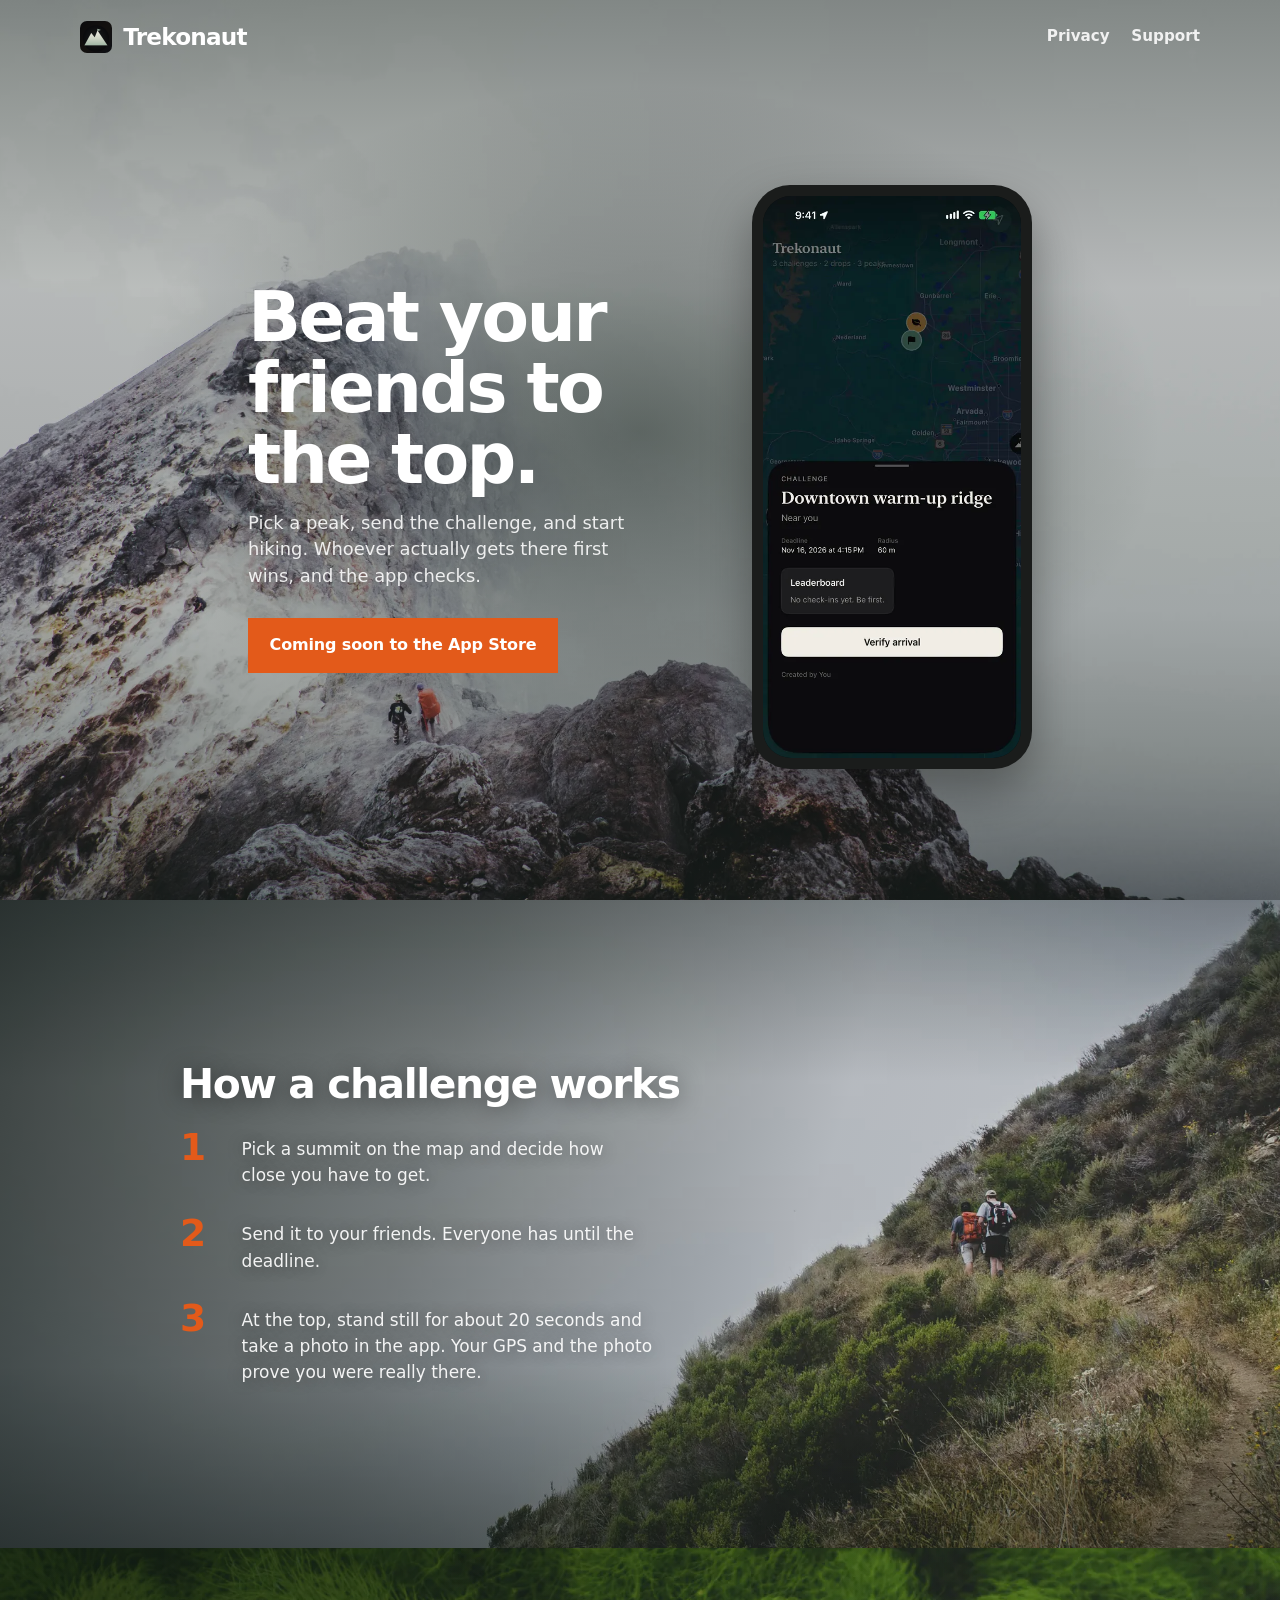
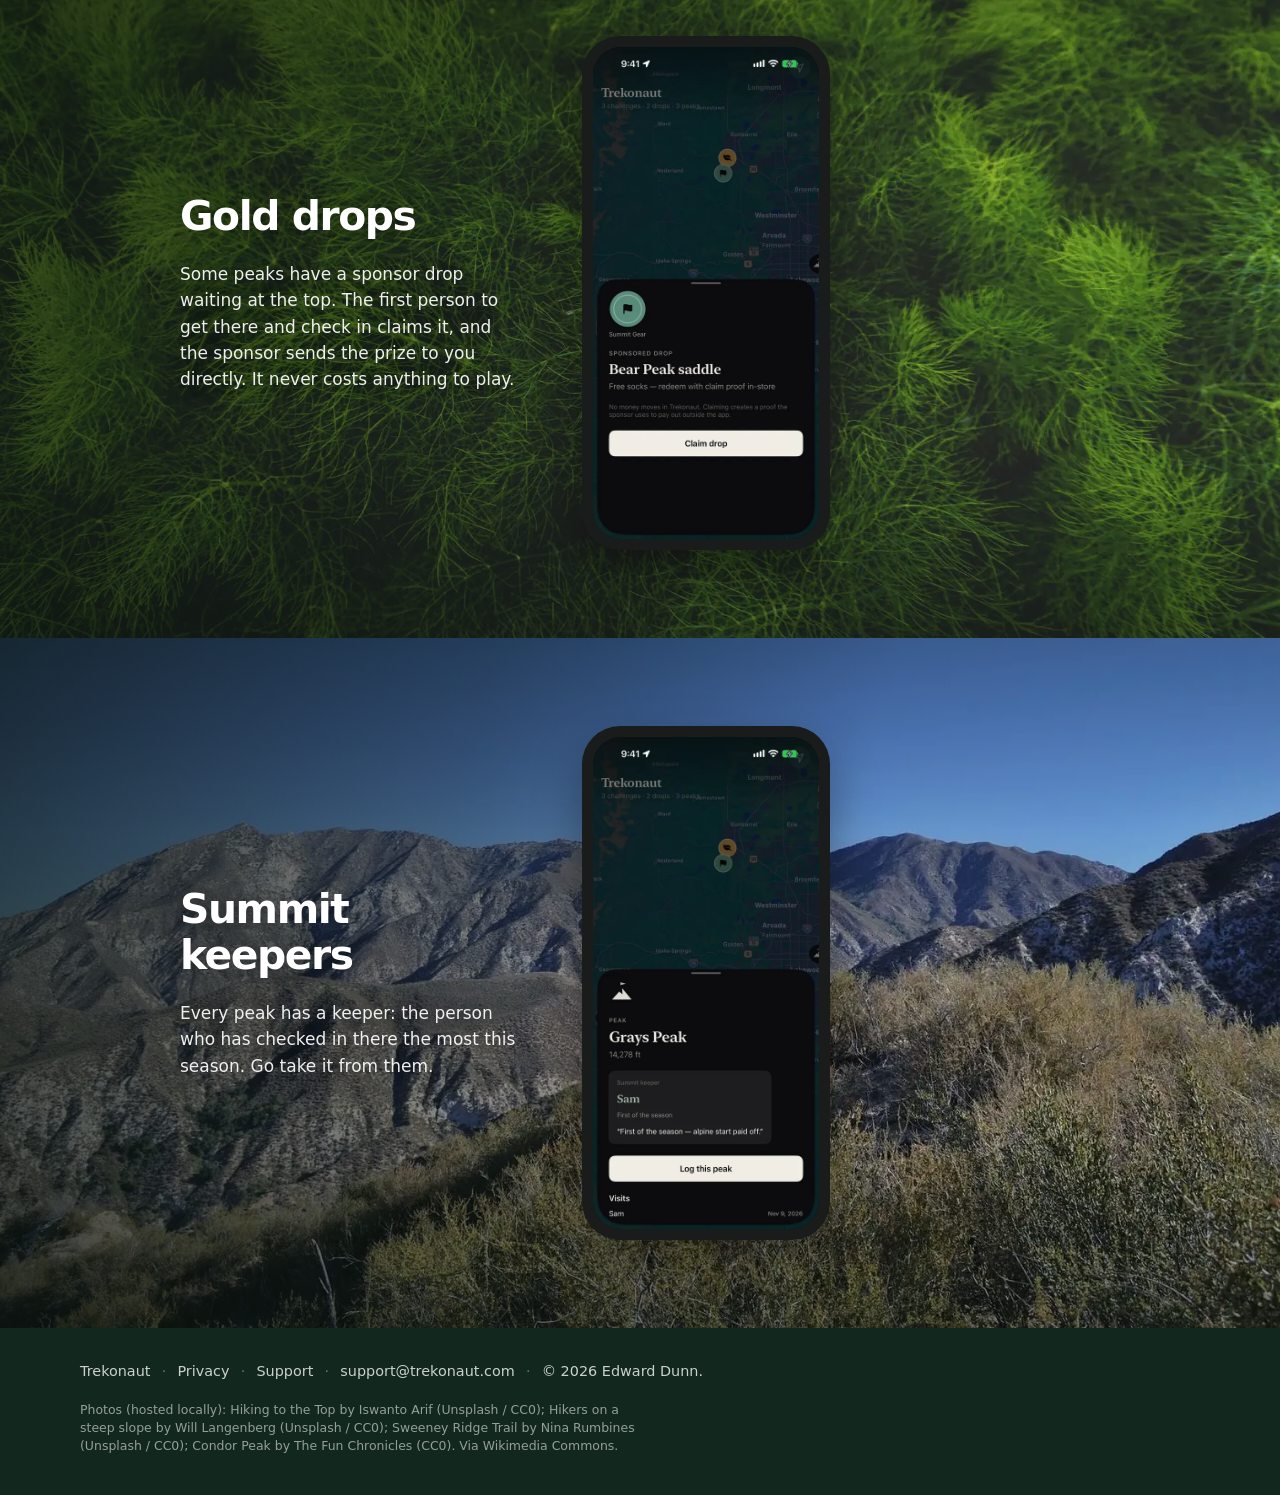
<file: index.html>
<!DOCTYPE html>
<html lang="en">
<head>
  <meta charset="utf-8">
  <meta name="viewport" content="width=device-width, initial-scale=1">
  <title>Trekonaut: summit challenges for iPhone</title>
  <meta name="description" content="Beat your friends to the top. Pick a peak, send the challenge, and start hiking. Whoever actually gets there first wins, and the app checks.">
  <meta name="theme-color" content="#1A3A2C">
  <link rel="icon" type="image/png" sizes="32x32" href="assets/favicon-32.png">
  <link rel="apple-touch-icon" href="assets/apple-touch-icon.png">
  <link rel="canonical" href="https://erdtheturd.github.io/ghost-walk/">

  <meta property="og:type" content="website">
  <meta property="og:site_name" content="Trekonaut">
  <meta property="og:title" content="Trekonaut: summit challenges for iPhone">
  <meta property="og:description" content="Beat your friends to the top. Pick a peak, send the challenge, and start hiking.">
  <meta property="og:url" content="https://erdtheturd.github.io/ghost-walk/">
  <meta property="og:image" content="https://erdtheturd.github.io/ghost-walk/assets/og.jpg">
  <meta property="og:image:width" content="1200">
  <meta property="og:image:height" content="630">

  <meta name="twitter:card" content="summary_large_image">
  <meta name="twitter:title" content="Trekonaut: summit challenges for iPhone">
  <meta name="twitter:description" content="Beat your friends to the top. Pick a peak, send the challenge, and start hiking.">
  <meta name="twitter:image" content="https://erdtheturd.github.io/ghost-walk/assets/og.jpg">

  <link rel="stylesheet" href="assets/styles.css">
</head>
<body>
  <header class="site-header">
    <div class="wrap inner">
      <a class="brand" href="./">
        <img src="assets/icon-512.png" width="32" height="32" alt="">
        <span class="brand-name">Trekonaut</span>
      </a>
      <nav class="nav" aria-label="Primary">
        <a href="privacy.html">Privacy</a>
        <a href="support.html">Support</a>
      </nav>
    </div>
  </header>

  <main>
    <section class="hero">
      <div class="hero-photo" aria-hidden="true">
        <picture>
          <source type="image/webp" srcset="assets/photos/hero.webp">
          <img src="assets/photos/hero.jpg" width="2400" height="1600" alt="" fetchpriority="high">
        </picture>
      </div>
      <div class="hero-shade" aria-hidden="true"></div>

      <div class="hero-layout">
        <div class="hero-copy">
          <h1>Beat your friends to the top.</h1>
          <p class="lead">Pick a peak, send the challenge, and start hiking. Whoever actually gets there first wins, and the app checks.</p>
          <a class="btn-soon" data-app-store href="#">Coming soon to the App Store</a>
        </div>
        <div class="hero-media">
          <figure class="phone">
            <div class="phone-screen">
              <picture>
                <source type="image/webp" srcset="assets/shots/challenge.webp">
                <img src="assets/shots/challenge.jpg" width="496" height="1080" alt="Trekonaut challenge detail on iPhone">
              </picture>
            </div>
          </figure>
        </div>
      </div>
    </section>

    <section class="feature" id="how">
      <div class="feature-photo" aria-hidden="true">
        <picture>
          <source type="image/webp" srcset="assets/photos/hikers.webp">
          <img src="assets/photos/hikers.jpg" width="1800" height="1192" alt="" loading="lazy">
        </picture>
      </div>
      <div class="feature-shade" aria-hidden="true"></div>
      <div class="feature-layout">
        <div class="feature-copy">
          <h2 class="band-title">How a challenge works</h2>
          <ol class="steps">
            <li>
              <span class="n" aria-hidden="true">1</span>
              <p>Pick a summit on the map and decide how close you have to get.</p>
            </li>
            <li>
              <span class="n" aria-hidden="true">2</span>
              <p>Send it to your friends. Everyone has until the deadline.</p>
            </li>
            <li>
              <span class="n" aria-hidden="true">3</span>
              <p>At the top, stand still for about 20 seconds and take a photo in the app. Your GPS and the photo prove you were really there.</p>
            </li>
          </ol>
        </div>
      </div>
    </section>

    <section class="feature" id="drops">
      <div class="feature-photo" aria-hidden="true">
        <picture>
          <source type="image/webp" srcset="assets/photos/ridge.webp">
          <img src="assets/photos/ridge.jpg" width="1800" height="1200" alt="" loading="lazy">
        </picture>
      </div>
      <div class="feature-shade" aria-hidden="true"></div>
      <div class="feature-layout split">
        <div class="feature-copy">
          <h2 class="band-title">Gold drops</h2>
          <p>Some peaks have a sponsor drop waiting at the top. The first person to get there and check in claims it, and the sponsor sends the prize to you directly. It never costs anything to play.</p>
        </div>
        <div class="feature-media">
          <figure class="phone phone-sm">
            <div class="phone-screen">
              <picture>
                <source type="image/webp" srcset="assets/shots/drop.webp">
                <img src="assets/shots/drop.jpg" width="496" height="1080" alt="Sponsored gold drop detail" loading="lazy">
              </picture>
            </div>
          </figure>
        </div>
      </div>
    </section>

    <section class="feature" id="keepers">
      <div class="feature-photo" aria-hidden="true">
        <picture>
          <source type="image/webp" srcset="assets/photos/peak.webp">
          <img src="assets/photos/peak.jpg" width="1600" height="818" alt="" loading="lazy">
        </picture>
      </div>
      <div class="feature-shade" aria-hidden="true"></div>
      <div class="feature-layout split">
        <div class="feature-copy">
          <h2 class="band-title">Summit keepers</h2>
          <p>Every peak has a keeper: the person who has checked in there the most this season. Go take it from them.</p>
        </div>
        <div class="feature-media">
          <figure class="phone phone-sm">
            <div class="phone-screen">
              <picture>
                <source type="image/webp" srcset="assets/shots/peak.webp">
                <img src="assets/shots/peak.jpg" width="496" height="1080" alt="Peak detail with summit keeper" loading="lazy">
              </picture>
            </div>
          </figure>
        </div>
      </div>
    </section>
  </main>

  <footer class="site-footer">
    <div class="wrap">
      <div class="footer-line">
        <span>Trekonaut</span>
        <span class="footer-sep" aria-hidden="true">·</span>
        <a href="privacy.html">Privacy</a>
        <span class="footer-sep" aria-hidden="true">·</span>
        <a href="support.html">Support</a>
        <span class="footer-sep" aria-hidden="true">·</span>
        <!-- TODO: support@trekonaut.com is not live yet (mailbox pending). -->
        <a data-support-email href="mailto:support@trekonaut.com">support@trekonaut.com</a>
        <span class="footer-sep" aria-hidden="true">·</span>
        <span>© 2026 Edward Dunn.</span>
      </div>
      <p class="photo-credits">
        Photos (hosted locally): Hiking to the Top by Iswanto Arif (Unsplash / CC0);
        Hikers on a steep slope by Will Langenberg (Unsplash / CC0);
        Sweeney Ridge Trail by Nina Rumbines (Unsplash / CC0);
        Condor Peak by The Fun Chronicles (CC0). Via Wikimedia Commons.
      </p>
    </div>
  </footer>

  <script src="assets/config.js"></script>
  <script src="assets/app.js"></script>
</body>
</html>
</file>
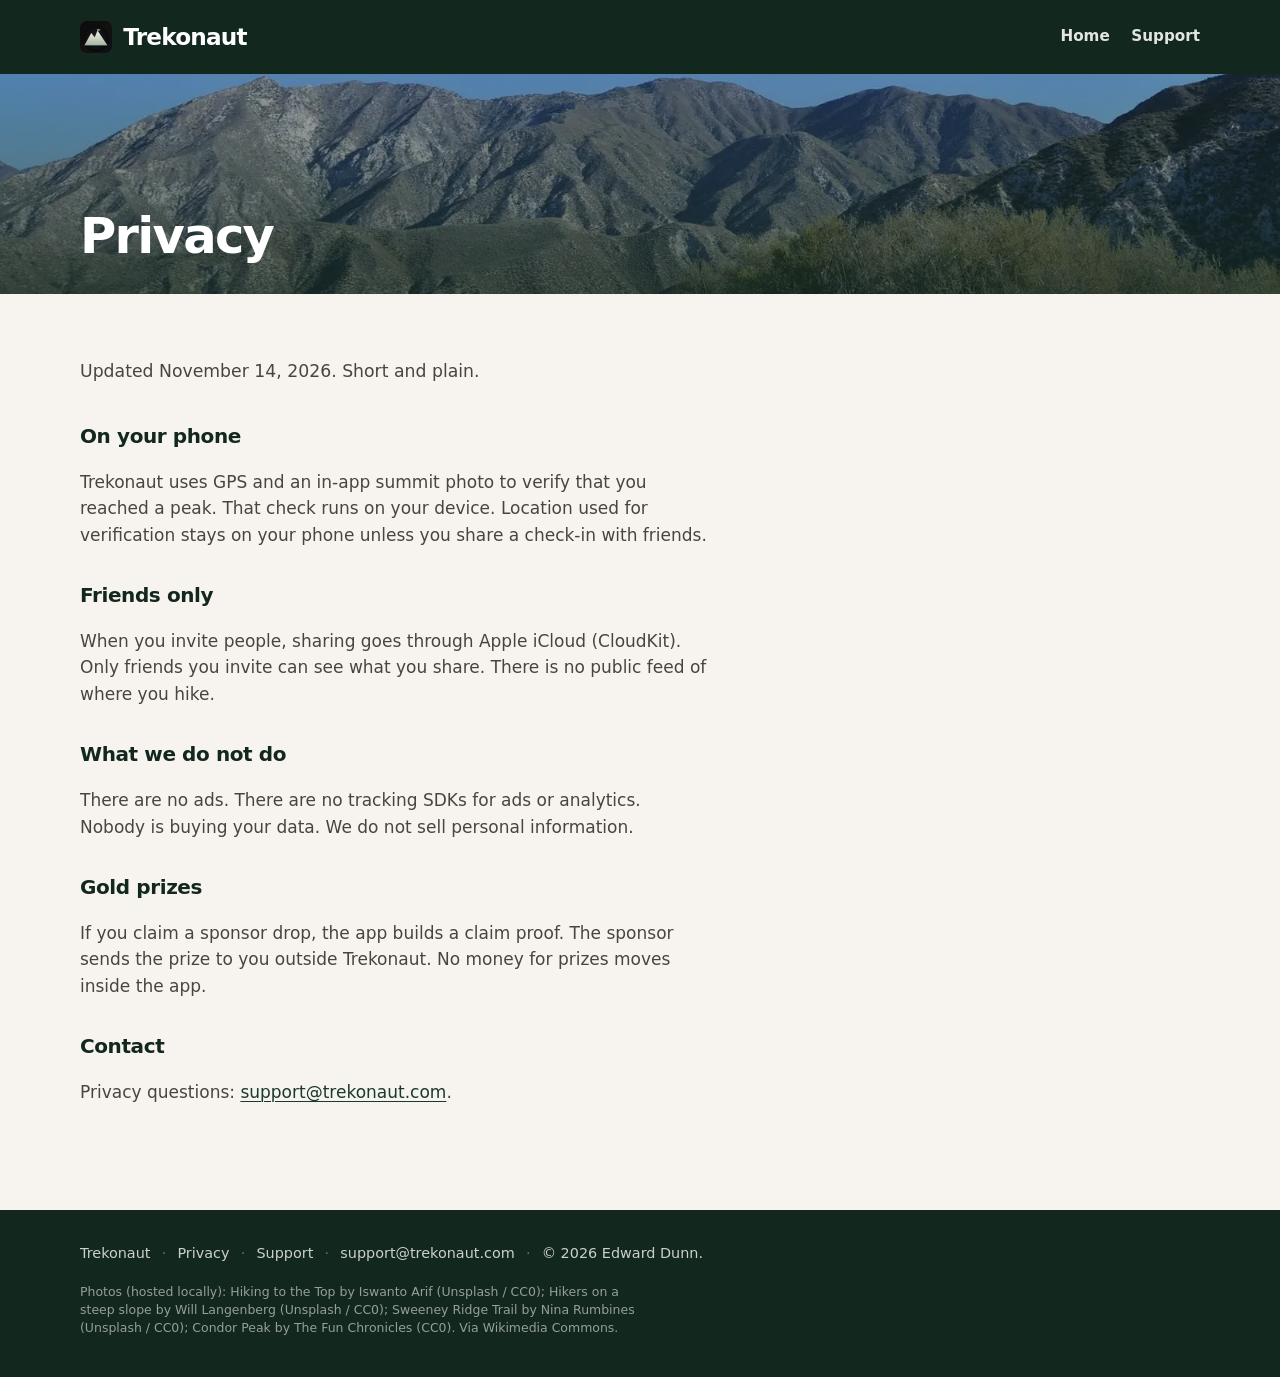
<file: privacy.html>
<!DOCTYPE html>
<html lang="en">
<head>
  <meta charset="utf-8">
  <meta name="viewport" content="width=device-width, initial-scale=1">
  <title>Privacy · Trekonaut</title>
  <meta name="description" content="Trekonaut keeps location and photos on your phone for check-ins. Sharing uses iCloud with friends you invite. No ads. No data sold.">
  <meta name="theme-color" content="#1A3A2C">
  <link rel="icon" type="image/png" sizes="32x32" href="assets/favicon-32.png">
  <link rel="apple-touch-icon" href="assets/apple-touch-icon.png">
  <link rel="canonical" href="https://erdtheturd.github.io/ghost-walk/privacy.html">
  <meta property="og:title" content="Privacy · Trekonaut">
  <meta property="og:description" content="Location and photos stay on your phone. Check-ins go only to friends you invite.">
  <meta property="og:image" content="https://erdtheturd.github.io/ghost-walk/assets/og.jpg">
  <link rel="stylesheet" href="assets/styles.css">
</head>
<body class="inner-page">
  <header class="site-header">
    <div class="wrap inner">
      <a class="brand" href="./">
        <img src="assets/icon-512.png" width="32" height="32" alt="">
        <span class="brand-name">Trekonaut</span>
      </a>
      <nav class="nav" aria-label="Primary">
        <a href="./">Home</a>
        <a href="support.html">Support</a>
      </nav>
    </div>
  </header>

  <div class="page-hero">
    <div class="page-hero-photo" aria-hidden="true">
      <picture>
        <source type="image/webp" srcset="assets/photos/peak.webp">
        <img src="assets/photos/peak.jpg" width="1600" height="818" alt="">
      </picture>
    </div>
    <div class="page-hero-shade" aria-hidden="true"></div>
    <div class="wrap">
      <h1>Privacy</h1>
    </div>
  </div>

  <main class="page">
    <div class="wrap">
      <p class="lede">Updated November 14, 2026. Short and plain.</p>

      <article class="prose">
        <h2>On your phone</h2>
        <p>Trekonaut uses GPS and an in-app summit photo to verify that you reached a peak. That check runs on your device. Location used for verification stays on your phone unless you share a check-in with friends.</p>

        <h2>Friends only</h2>
        <p>When you invite people, sharing goes through Apple iCloud (CloudKit). Only friends you invite can see what you share. There is no public feed of where you hike.</p>

        <h2>What we do not do</h2>
        <p>There are no ads. There are no tracking SDKs for ads or analytics. Nobody is buying your data. We do not sell personal information.</p>

        <h2>Gold prizes</h2>
        <p>If you claim a sponsor drop, the app builds a claim proof. The sponsor sends the prize to you outside Trekonaut. No money for prizes moves inside the app.</p>

        <h2>Contact</h2>
        <p>
          <!-- TODO: support@trekonaut.com is not live yet (mailbox pending). -->
          Privacy questions: <a data-support-email href="mailto:support@trekonaut.com">support@trekonaut.com</a>.
        </p>
      </article>
    </div>
  </main>

  <footer class="site-footer">
    <div class="wrap">
      <div class="footer-line">
        <span>Trekonaut</span>
        <span class="footer-sep" aria-hidden="true">·</span>
        <a href="privacy.html">Privacy</a>
        <span class="footer-sep" aria-hidden="true">·</span>
        <a href="support.html">Support</a>
        <span class="footer-sep" aria-hidden="true">·</span>
        <a data-support-email href="mailto:support@trekonaut.com">support@trekonaut.com</a>
        <span class="footer-sep" aria-hidden="true">·</span>
        <span>© 2026 Edward Dunn.</span>
      </div>
      <p class="photo-credits">
        Photos (hosted locally): Hiking to the Top by Iswanto Arif (Unsplash / CC0);
        Hikers on a steep slope by Will Langenberg (Unsplash / CC0);
        Sweeney Ridge Trail by Nina Rumbines (Unsplash / CC0);
        Condor Peak by The Fun Chronicles (CC0). Via Wikimedia Commons.
      </p>
    </div>
  </footer>

  <script src="assets/config.js"></script>
  <script src="assets/app.js"></script>
</body>
</html>
</file>
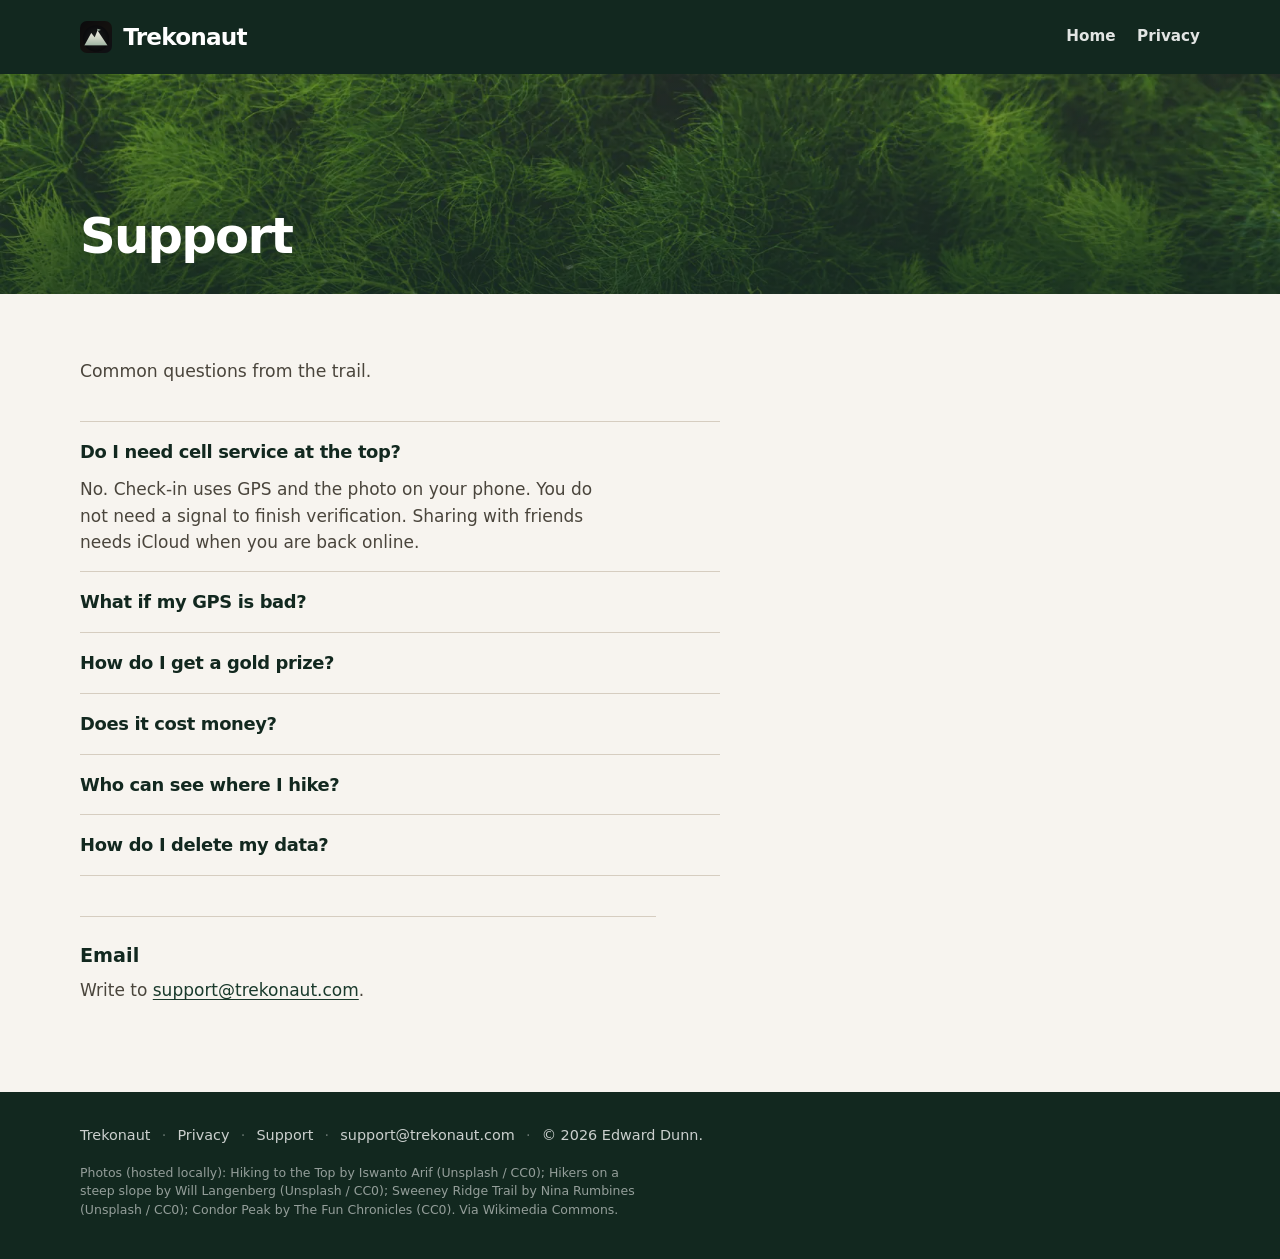
<file: support.html>
<!DOCTYPE html>
<html lang="en">
<head>
  <meta charset="utf-8">
  <meta name="viewport" content="width=device-width, initial-scale=1">
  <title>Support · Trekonaut</title>
  <meta name="description" content="Trekonaut support: cell service, GPS, gold prizes, cost, who sees your hikes, and deleting your data.">
  <meta name="theme-color" content="#1A3A2C">
  <link rel="icon" type="image/png" sizes="32x32" href="assets/favicon-32.png">
  <link rel="apple-touch-icon" href="assets/apple-touch-icon.png">
  <link rel="canonical" href="https://erdtheturd.github.io/ghost-walk/support.html">
  <meta property="og:title" content="Support · Trekonaut">
  <meta property="og:description" content="FAQ for Trekonaut hikers: GPS, prizes, privacy, and contact.">
  <meta property="og:image" content="https://erdtheturd.github.io/ghost-walk/assets/og.jpg">
  <link rel="stylesheet" href="assets/styles.css">
</head>
<body class="inner-page">
  <header class="site-header">
    <div class="wrap inner">
      <a class="brand" href="./">
        <img src="assets/icon-512.png" width="32" height="32" alt="">
        <span class="brand-name">Trekonaut</span>
      </a>
      <nav class="nav" aria-label="Primary">
        <a href="./">Home</a>
        <a href="privacy.html">Privacy</a>
      </nav>
    </div>
  </header>

  <div class="page-hero">
    <div class="page-hero-photo" aria-hidden="true">
      <picture>
        <source type="image/webp" srcset="assets/photos/ridge.webp">
        <img src="assets/photos/ridge.jpg" width="1800" height="1200" alt="">
      </picture>
    </div>
    <div class="page-hero-shade" aria-hidden="true"></div>
    <div class="wrap">
      <h1>Support</h1>
    </div>
  </div>

  <main class="page">
    <div class="wrap">
      <p class="lede">Common questions from the trail.</p>

      <div class="faq">
        <details open>
          <summary>Do I need cell service at the top?</summary>
          <p>No. Check-in uses GPS and the photo on your phone. You do not need a signal to finish verification. Sharing with friends needs iCloud when you are back online.</p>
        </details>
        <details>
          <summary>What if my GPS is bad?</summary>
          <p>Arrival needs you inside the pin radius with accuracy around 20 meters or better, then about 20 seconds standing still. Move to open sky and wait for a stable fix before you try again.</p>
        </details>
        <details>
          <summary>How do I get a gold prize?</summary>
          <p>Be first to the drop, check in, and claim it. That creates a proof for the sponsor. The sponsor sends the prize to you outside the app, by their own process.</p>
        </details>
        <details>
          <summary>Does it cost money?</summary>
          <p>No. It never costs anything to play. There are no entry fees and no in-app purchases for prizes.</p>
        </details>
        <details>
          <summary>Who can see where I hike?</summary>
          <p>Your location stays on your phone. Check-ins only go to friends you invite, through iCloud. Nothing is public by default. See <a href="privacy.html">Privacy</a>.</p>
        </details>
        <details>
          <summary>How do I delete my data?</summary>
          <p>Clear local data from Profile in the app. Shared circle data follows Apple iCloud sharing controls for people you invited. Email us if you need help finishing a wipe.</p>
        </details>
      </div>

      <div class="contact">
        <h2>Email</h2>
        <!-- TODO: support@trekonaut.com is not live yet (mailbox pending). -->
        <p>
          Write to
          <a data-support-email href="mailto:support@trekonaut.com">support@trekonaut.com</a>.
        </p>
      </div>
    </div>
  </main>

  <footer class="site-footer">
    <div class="wrap">
      <div class="footer-line">
        <span>Trekonaut</span>
        <span class="footer-sep" aria-hidden="true">·</span>
        <a href="privacy.html">Privacy</a>
        <span class="footer-sep" aria-hidden="true">·</span>
        <a href="support.html">Support</a>
        <span class="footer-sep" aria-hidden="true">·</span>
        <a data-support-email href="mailto:support@trekonaut.com">support@trekonaut.com</a>
        <span class="footer-sep" aria-hidden="true">·</span>
        <span>© 2026 Edward Dunn.</span>
      </div>
      <p class="photo-credits">
        Photos (hosted locally): Hiking to the Top by Iswanto Arif (Unsplash / CC0);
        Hikers on a steep slope by Will Langenberg (Unsplash / CC0);
        Sweeney Ridge Trail by Nina Rumbines (Unsplash / CC0);
        Condor Peak by The Fun Chronicles (CC0). Via Wikimedia Commons.
      </p>
    </div>
  </footer>

  <script src="assets/config.js"></script>
  <script src="assets/app.js"></script>
</body>
</html>
</file>
<file: assets/styles.css>
/* Trekonaut: outdoor photo brand */

:root {
  --forest: #1a3a2c;
  --forest-deep: #12281f;
  --sand: #ebe4d8;
  --granite: #d6cdc0;
  --ink: #1c1a17;
  --ink-soft: #4a453c;
  --mist: #f7f4ef;
  --sunrise: #e35a1a;
  --sunrise-deep: #c44710;
  --white: #ffffff;
  --max: 1120px;
  --pad: clamp(1.25rem, 4.5vw, 3rem);
  --sans: -apple-system, BlinkMacSystemFont, "SF Pro Text", "Segoe UI", system-ui, sans-serif;
}

*,
*::before,
*::after {
  box-sizing: border-box;
}

html {
  scroll-behavior: smooth;
}

body {
  margin: 0;
  background: var(--mist);
  color: var(--ink);
  font-family: var(--sans);
  font-size: 1.0625rem;
  line-height: 1.55;
  -webkit-font-smoothing: antialiased;
  text-rendering: optimizeLegibility;
}

img {
  max-width: 100%;
  height: auto;
  display: block;
}

a {
  color: var(--forest);
  text-decoration-thickness: 1px;
  text-underline-offset: 0.18em;
}

a:hover {
  color: var(--sunrise-deep);
}

.wrap {
  width: min(100% - 2 * var(--pad), var(--max));
  margin-inline: auto;
}

/* Header */
.site-header {
  position: absolute;
  inset: 0 0 auto;
  z-index: 20;
  background: transparent;
}

.site-header .inner {
  display: flex;
  align-items: center;
  justify-content: space-between;
  gap: 1rem;
  padding: 1.2rem 0;
}

.brand {
  display: inline-flex;
  align-items: center;
  gap: 0.7rem;
  color: var(--white);
  text-decoration: none;
}

.brand img {
  width: 32px;
  height: 32px;
  border-radius: 7px;
}

.brand-name {
  font-family: var(--sans);
  font-size: 1.45rem;
  font-weight: 800;
  letter-spacing: -0.035em;
}

.nav {
  display: flex;
  align-items: center;
  gap: 1.35rem;
  font-size: 0.95rem;
  font-weight: 560;
  color: rgba(255, 255, 255, 0.88);
}

.nav a {
  color: inherit;
  text-decoration: none;
}

.nav a:hover {
  color: var(--white);
}

/* Inner pages: solid header + photo strip */
body.inner-page .site-header {
  position: relative;
  background: var(--forest-deep);
}

.page-hero {
  position: relative;
  min-height: 220px;
  display: flex;
  align-items: flex-end;
  overflow: hidden;
  background: var(--forest-deep);
}

.page-hero-photo {
  position: absolute;
  inset: 0;
}

.page-hero-photo img {
  width: 100%;
  height: 100%;
  object-fit: cover;
  object-position: center 40%;
}

.page-hero-shade {
  position: absolute;
  inset: 0;
  background: linear-gradient(180deg, rgba(18, 40, 31, 0.35) 0%, rgba(18, 40, 31, 0.72) 100%);
}

.page-hero .wrap {
  position: relative;
  z-index: 1;
  padding: 3.5rem 0 2rem;
}

.page-hero h1 {
  margin: 0;
  color: var(--white);
  font-size: clamp(2.2rem, 5vw, 3.1rem);
  font-weight: 800;
  letter-spacing: -0.035em;
  line-height: 1.05;
}

/* Hero */
.hero {
  position: relative;
  min-height: 100vh;
  min-height: 100dvh;
  display: flex;
  align-items: center;
  justify-content: center;
  overflow: hidden;
  background: var(--forest-deep);
  color: var(--white);
}

.hero-photo {
  position: absolute;
  inset: 0;
}

.hero-photo img {
  width: 100%;
  height: 100%;
  object-fit: cover;
  object-position: center 35%;
}

.hero-shade {
  position: absolute;
  inset: 0;
  background:
    linear-gradient(180deg, rgba(12, 24, 18, 0.5) 0%, rgba(12, 24, 18, 0.28) 32%, rgba(12, 24, 18, 0.34) 68%, rgba(12, 24, 18, 0.55) 100%),
    radial-gradient(ellipse 58% 55% at 50% 48%, rgba(12, 24, 18, 0.48) 0%, transparent 70%);
  pointer-events: none;
}

.hero-layout {
  position: relative;
  z-index: 1;
  width: 100%;
  margin: 0 auto;
  padding: clamp(5.5rem, 12vh, 7.5rem) var(--pad) clamp(2.5rem, 6vh, 4rem);
  display: flex;
  flex-wrap: wrap;
  justify-content: center;
  align-items: center;
  gap: clamp(2rem, 4.5vw, 3.5rem);
}

.hero-copy {
  flex: 0 1 28rem;
  max-width: 28rem;
}

.hero h1 {
  margin: 0 0 1rem;
  font-family: var(--sans);
  font-size: clamp(2.6rem, 6.4vw, 4.35rem);
  font-weight: 800;
  line-height: 1.02;
  letter-spacing: -0.04em;
  color: var(--white);
}

.hero .lead {
  margin: 0 0 1.75rem;
  max-width: 36ch;
  font-size: 1.12rem;
  line-height: 1.5;
  color: rgba(255, 255, 255, 0.88);
}

.btn-soon {
  display: inline-block;
  padding: 0.95rem 1.35rem;
  border: none;
  background: var(--sunrise);
  color: var(--white);
  font-family: var(--sans);
  font-size: 1rem;
  font-weight: 700;
  letter-spacing: -0.01em;
  text-decoration: none;
  transition: background 0.15s ease;
}

.btn-soon:hover {
  background: var(--sunrise-deep);
  color: var(--white);
}

.hero-media {
  flex: 0 0 auto;
  width: min(100%, 280px);
}

/* Phone frame: complete screenshot, never cropped */
.phone {
  width: min(100%, 280px);
  margin: 0;
  padding: 11px;
  background: #1a1c1b;
  border-radius: 38px;
  box-shadow: 0 22px 48px rgba(0, 0, 0, 0.35);
}

.phone-screen {
  overflow: hidden;
  border-radius: 28px;
  background: #0b0b0b;
}

.phone-screen img {
  width: 100%;
  height: auto;
  display: block;
  object-fit: contain;
  object-position: top center;
}

.phone.phone-sm {
  width: min(100%, 248px);
}

/* Full-bleed photo features with overlaid copy */
.feature {
  position: relative;
  min-height: clamp(420px, 72vh, 760px);
  display: flex;
  align-items: center;
  overflow: hidden;
  background: var(--forest-deep);
  color: var(--white);
}

.feature-photo {
  position: absolute;
  inset: 0;
}

.feature-photo img {
  width: 100%;
  height: 100%;
  object-fit: cover;
  object-position: center;
}

.feature-shade {
  position: absolute;
  inset: 0;
  background:
    linear-gradient(105deg, rgba(10, 18, 14, 0.78) 0%, rgba(10, 18, 14, 0.52) 34%, rgba(10, 18, 14, 0.22) 62%, rgba(10, 18, 14, 0.16) 100%),
    linear-gradient(180deg, rgba(10, 18, 14, 0.3) 0%, transparent 28%, transparent 72%, rgba(10, 18, 14, 0.42) 100%);
  pointer-events: none;
}

.feature-layout {
  position: relative;
  z-index: 1;
  width: min(100% - 2 * var(--pad), 920px);
  margin: 0 auto;
  padding: clamp(3.5rem, 9vw, 5.5rem) 0;
}

.feature-layout.split {
  display: flex;
  flex-wrap: wrap;
  justify-content: center;
  align-items: center;
  gap: clamp(1.75rem, 4.5vw, 3.25rem);
}

.feature-copy {
  flex: 1 1 18rem;
  max-width: 34rem;
  padding: 0.25rem 0.5rem 0.25rem 0;
}

.feature-copy .band-title {
  color: var(--white);
  text-shadow: 0 2px 24px rgba(0, 0, 0, 0.45);
}

.feature-copy p {
  margin: 0;
  max-width: 42ch;
  color: rgba(255, 255, 255, 0.92);
  text-shadow: 0 1px 16px rgba(0, 0, 0, 0.4);
}

.feature-media {
  flex: 0 0 auto;
}

.band-title {
  margin: 0 0 1.35rem;
  font-family: var(--sans);
  font-size: clamp(1.85rem, 3.5vw, 2.55rem);
  font-weight: 800;
  letter-spacing: -0.035em;
  line-height: 1.12;
  max-width: 18ch;
  color: var(--forest-deep);
}

.steps {
  list-style: none;
  margin: 0;
  padding: 0;
  display: grid;
  gap: 1.65rem;
  max-width: 40rem;
}

.steps li {
  display: grid;
  grid-template-columns: 2.75rem 1fr;
  gap: 0.75rem 1.1rem;
  align-items: start;
}

.steps .n {
  font-family: var(--sans);
  font-size: 2.35rem;
  font-weight: 800;
  line-height: 1;
  color: var(--sunrise);
  letter-spacing: -0.04em;
}

.steps p {
  margin: 0.4rem 0 0;
  max-width: 38ch;
}

/* Footer */
.site-footer {
  background: var(--forest-deep);
  color: rgba(255, 255, 255, 0.78);
  padding: 2rem 0 2.5rem;
  font-size: 0.9rem;
}

.footer-line {
  display: flex;
  flex-wrap: wrap;
  gap: 0.45rem 0.7rem;
  align-items: baseline;
}

.footer-line a {
  color: inherit;
  text-decoration: none;
}

.footer-line a:hover {
  color: var(--white);
}

.footer-sep {
  opacity: 0.45;
}

.photo-credits {
  margin: 1.15rem 0 0;
  max-width: 70ch;
  font-size: 0.78rem;
  line-height: 1.45;
  color: rgba(255, 255, 255, 0.55);
}

.photo-credits a {
  color: inherit;
  text-decoration: underline;
  text-underline-offset: 0.15em;
}

/* Inner page body */
.page {
  padding: clamp(2.5rem, 7vw, 4rem) 0 clamp(4rem, 10vw, 5.5rem);
  background: var(--mist);
}

.page .lede {
  margin: 0 0 2.25rem;
  color: var(--ink-soft);
  max-width: 42ch;
  font-size: 1.08rem;
}

.prose {
  max-width: 58ch;
}

.prose h2 {
  margin: 2rem 0 0.55rem;
  font-family: var(--sans);
  font-size: 1.25rem;
  font-weight: 760;
  letter-spacing: -0.02em;
  color: var(--forest-deep);
}

.prose p,
.prose li {
  color: var(--ink-soft);
}

.prose ul {
  padding-left: 1.15rem;
}

.prose li + li {
  margin-top: 0.35rem;
}

.faq {
  max-width: 40rem;
}

.faq details {
  border-top: 1px solid var(--granite);
  padding: 1rem 0;
}

.faq details:last-of-type {
  border-bottom: 1px solid var(--granite);
}

.faq summary {
  cursor: pointer;
  font-family: var(--sans);
  font-size: 1.12rem;
  font-weight: 700;
  letter-spacing: -0.02em;
  color: var(--forest-deep);
  list-style: none;
}

.faq summary::-webkit-details-marker {
  display: none;
}

.faq p {
  margin: 0.65rem 0 0;
  color: var(--ink-soft);
  max-width: 48ch;
}

.contact {
  margin-top: 2.5rem;
  padding-top: 1.5rem;
  border-top: 1px solid var(--granite);
  max-width: 36rem;
}

.contact h2 {
  margin: 0 0 0.4rem;
  font-family: var(--sans);
  font-size: 1.2rem;
  font-weight: 760;
  color: var(--forest-deep);
}

.contact p {
  margin: 0;
  color: var(--ink-soft);
}

/* Motion */
@media (prefers-reduced-motion: no-preference) {
  .hero-copy {
    animation: rise 0.75s ease both;
  }

  .hero-media {
    animation: rise 0.9s 0.1s ease both;
  }

  .btn-soon {
    transition: background 0.15s ease, transform 0.15s ease;
  }

  .btn-soon:hover {
    transform: translateY(-1px);
  }
}

@keyframes rise {
  from {
    opacity: 0;
    transform: translateY(12px);
  }
  to {
    opacity: 1;
    transform: translateY(0);
  }
}

@media (prefers-reduced-motion: reduce) {
  html {
    scroll-behavior: auto;
  }
}

/* Tablet / mobile */
@media (max-width: 860px) {
  .hero {
    min-height: auto;
    align-items: stretch;
  }

  .hero-layout {
    flex-direction: column;
    padding-top: 5.75rem;
    padding-bottom: 2.75rem;
    gap: 2rem;
  }

  .hero-copy {
    flex: 0 1 auto;
    max-width: 28rem;
    text-align: center;
  }

  .hero .lead {
    margin-inline: auto;
  }

  .hero-shade {
    background:
      linear-gradient(180deg, rgba(12, 24, 18, 0.58) 0%, rgba(12, 24, 18, 0.4) 40%, rgba(12, 24, 18, 0.58) 100%);
  }

  .feature {
    min-height: auto;
  }

  .feature-shade {
    background:
      linear-gradient(180deg, rgba(10, 18, 14, 0.64) 0%, rgba(10, 18, 14, 0.5) 42%, rgba(10, 18, 14, 0.58) 100%);
  }

  .feature-layout,
  .feature-layout.split {
    width: min(100% - 2 * var(--pad), 420px);
    flex-direction: column;
    align-items: center;
    gap: 1.75rem;
    padding: clamp(3rem, 10vw, 4rem) 0;
  }

  .feature-copy {
    flex: 0 1 auto;
    width: 100%;
    max-width: 100%;
    padding: 0;
  }

  .feature-copy .band-title {
    max-width: none;
  }

  .hero-media,
  .feature-media {
    width: min(100%, 260px);
  }

  .phone,
  .phone.phone-sm {
    width: min(100%, 260px);
  }

  .steps li {
    grid-template-columns: 2.35rem 1fr;
  }

  .steps .n {
    font-size: 2rem;
  }
}

@media (max-width: 420px) {
  body {
    font-size: 1rem;
  }

  .hero h1 {
    font-size: 2.45rem;
  }

  .feature-layout,
  .feature-layout.split {
    width: min(100% - 2 * var(--pad), 100%);
  }

  .hero-media,
  .feature-media {
    width: min(100%, 230px);
  }

  .phone,
  .phone.phone-sm {
    width: min(100%, 230px);
    border-radius: 32px;
    padding: 9px;
  }

  .phone-screen {
    border-radius: 24px;
  }

  .footer-line {
    row-gap: 0.55rem;
  }
}
</file>
